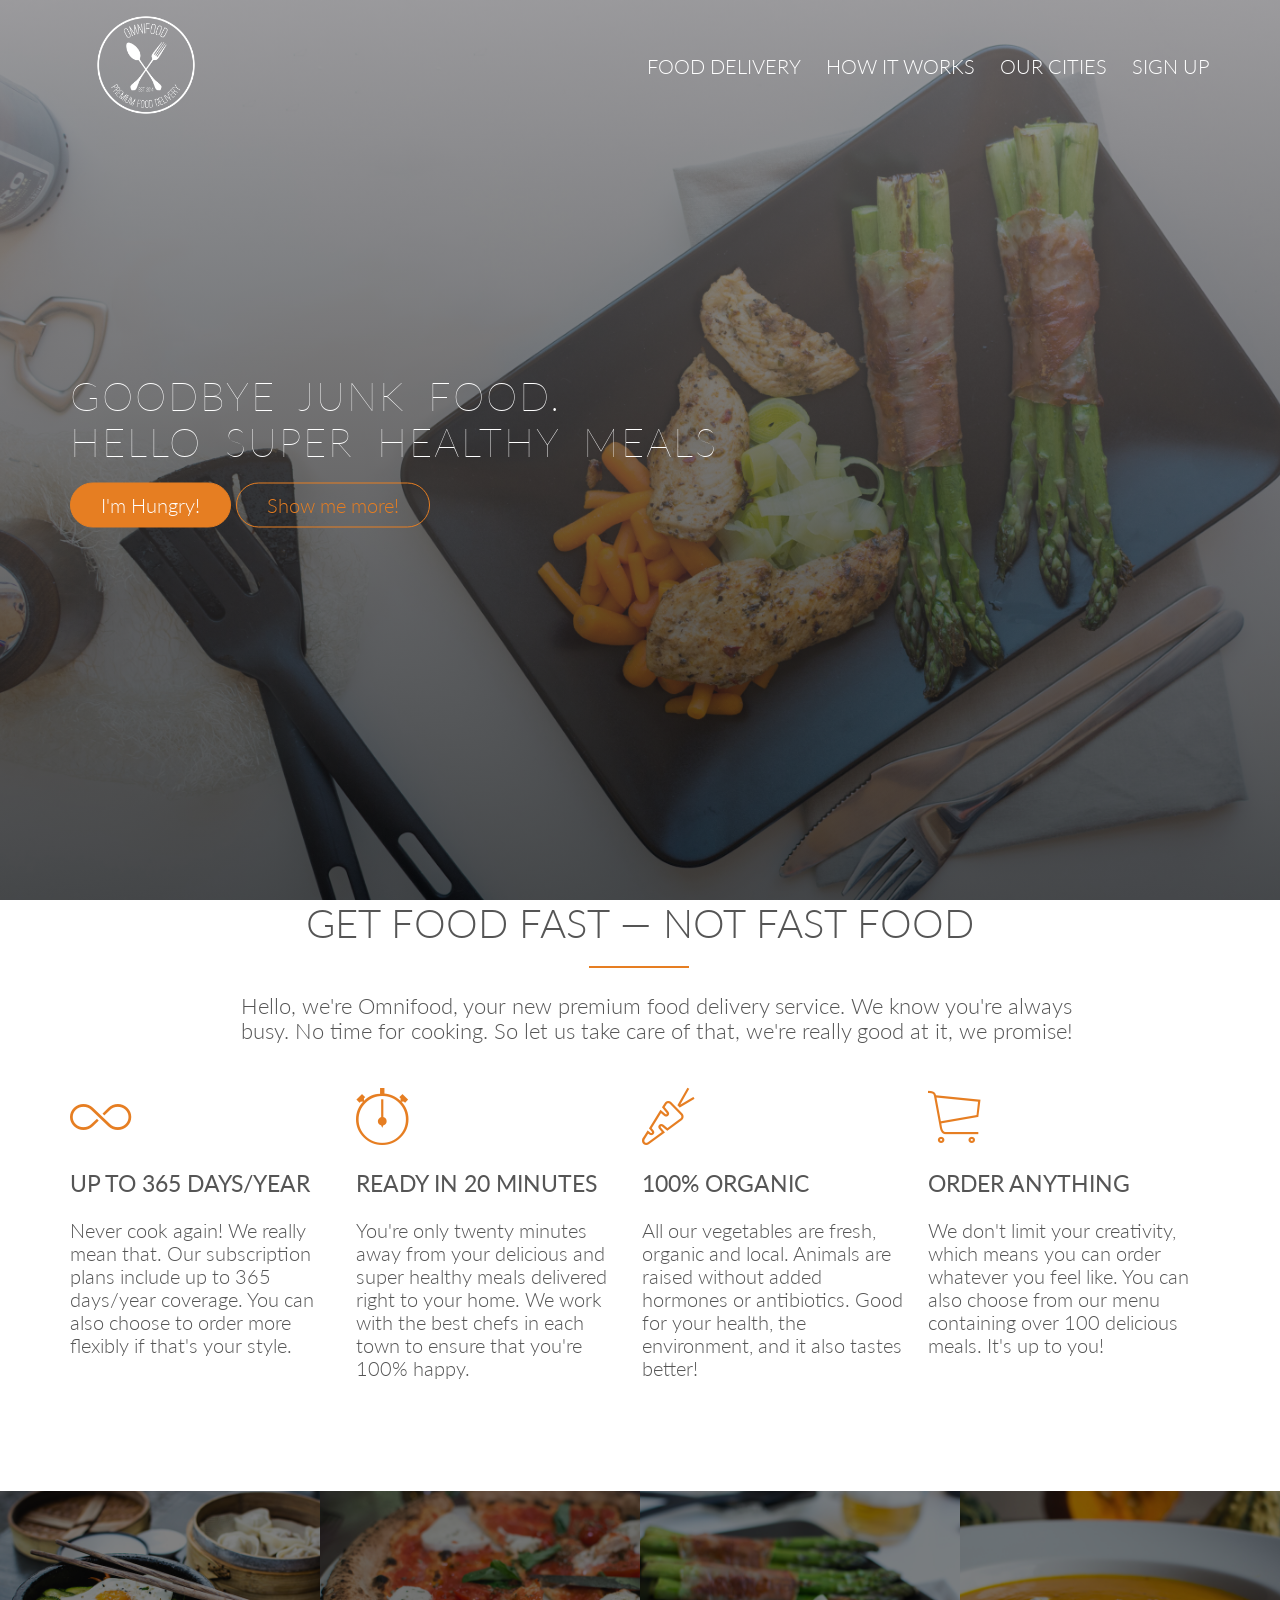
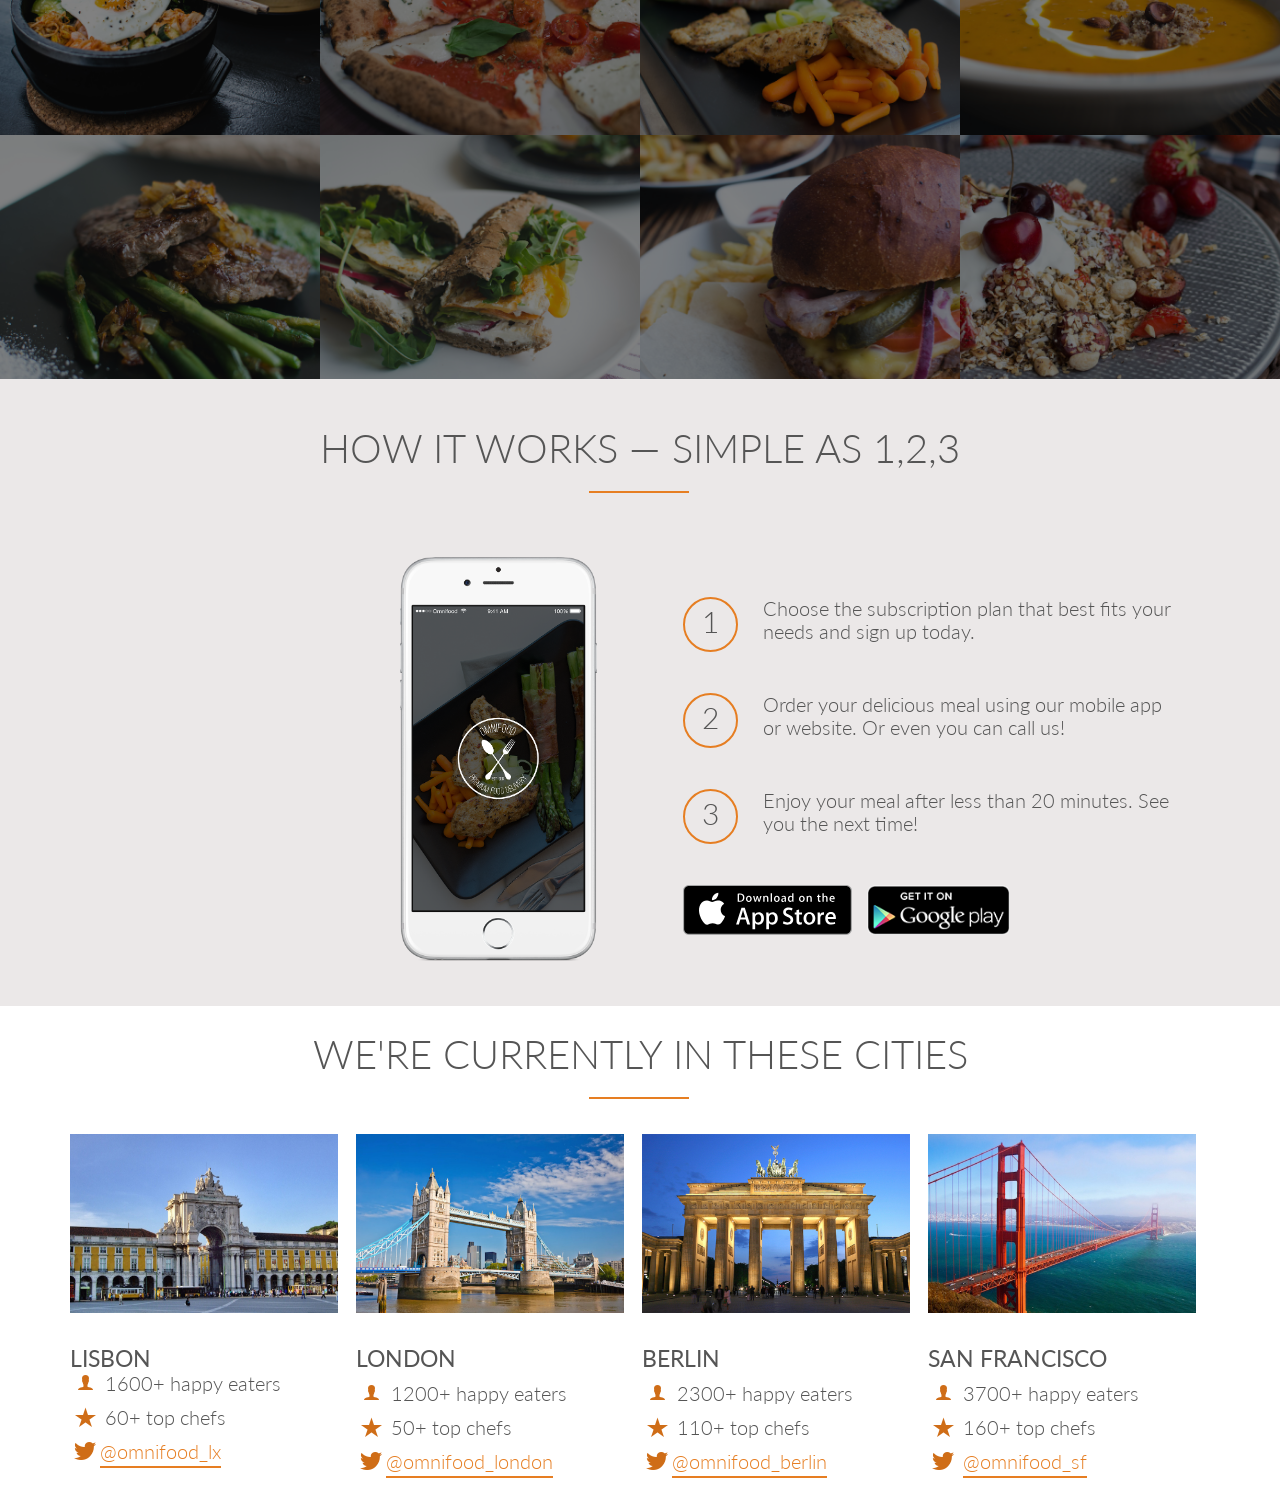
<file: index.htm>
<!DOCTYPE html>
<html lang="en">

<head>
    <link rel="stylesheet" href="./vendors/css/grid.css">
    <link rel="stylesheet" href="./vendors/css/ionicons.min.css">
    <link rel="stylesheet" href="./vendors/css/normalize.css">
    <link href="https://fonts.googleapis.com/css2?family=Lato:ital,wght@0,100;0,300;0,400;1,300&display=swap" rel="stylesheet">
    <link rel="stylesheet" href="./resources/css/style.css">
    <meta charset="UTF-8">
    <meta name="viewport" content="width=device-width, initial-scale=1.0">
    <title>Omnifood</title>
</head>

<body>

    <header>
        <nav>
            <img src="./resources/images/logo-white.png" alt="Ominfood logo" class="logo">
            <div class="row">
                <ul class="main-nav">
                    <li><a href="#">Food delivery</a></li>
                    <li>
                        <a href="#">How it works</a></li>
                    <li>
                        <a href="#">Our cities</a></li>
                    <li><a href="#">Sign Up</a></li>
                </ul>
            </div>
        </nav>
        <div class="hero-text-box">
            <h1>Goodbye junk food.<br>Hello Super healthy meals</h1>
            <a class="btn btn-full" href="#">I'm Hungry!</a>
            <a class="btn btn-ghost" href="#">Show me more!</a>
        </div>
    </header>
    <section class="section-features js--section-features" id="features">
        <div class="row">
            <h2>Get food fast &mdash; not fast food</h2>
            <p class="long-copy">
                Hello, we're Omnifood, your new premium food delivery service. We know you're always <br> busy. No time for cooking. So let us take care of that, we're really good at it, we promise!
            </p>
        </div>

        <div class="row js--wp-1">
            <div class="col span-1-of-4 box">
                <i class="ion-ios-infinite-outline icon-big first-icon"></i>
                <h3>Up to 365 days/year</h3>
                <p>
                    Never cook again! We really mean that. Our subscription plans include up to 365 days/year coverage. You can also choose to order more flexibly if that's your style.
                </p>
            </div>
            <div class="col span-1-of-4 box">
                <i class="ion-ios-stopwatch-outline icon-big second-icon"></i>
                <h3>Ready in 20 minutes</h3>
                <p>
                    You're only twenty minutes away from your delicious and super healthy meals delivered right to your home. We work with the best chefs in each town to ensure that you're 100% happy.
                </p>
            </div>
            <div class="col span-1-of-4 box">
                <i class="ion-ios-nutrition-outline icon-big third-icon"></i>
                <h3>100% organic</h3>
                <p>
                    All our vegetables are fresh, organic and local. Animals are raised without added hormones or antibiotics. Good for your health, the environment, and it also tastes better!
                </p>
            </div>
            <div class="col span-1-of-4 box">
                <i class="ion-ios-cart-outline icon-big fourth-icon"></i>
                <h3>Order anything</h3>
                <p>
                    We don't limit your creativity, which means you can order whatever you feel like. You can also choose from our menu containing over 100 delicious meals. It's up to you!
                </p>
            </div>
        </div>
    </section>

    <section class="section-meal clearfix">
        <ul class="meals-showcase list">
            <li>
                <figure class="container">
                    <img src="./resources/images/1.jpg">
                </figure>
            </li>
            <li>
                <figure class="container">
                    <img src="./resources/images/2.jpg">
                </figure>
            </li>
            <li>
                <figure class="container">
                    <img src="./resources/images/3.jpg">
                </figure>
            </li>
            <li>
                <figure class="container">
                    <img src="./resources/images/4.jpg">
                </figure>
            </li>
        </ul>
        <ul class="meals-showcase list clearfix">
            <li>
                <figure class="container">
                    <img src="./resources/images/5.jpg">
                </figure>
            </li>
            <li>
                <figure class="container">
                    <img src="./resources/images/6.jpg">
                </figure>
            </li>
            <li>
                <figure class="container">
                    <img src="./resources/images/7.jpg">
                </figure>
            </li>
            <li>
                <figure class="container">
                    <img src="./resources/images/8.jpg">
                </figure>
            </li>
        </ul>
    </section>
    <section class='section-steps'>
        <div class="row">
            <h2>How it works &mdash; Simple as 1,2,3</h2>
        </div>
        <div class="row">
            <div class="col span-1-of-2 steps-box">
                <img src="./resources/images/app-iPhone.png" alt="" class="app-screen">
            </div>
            <div class="col span-1-of-2 steps-box">
                <div class="work-step">
                    <div>1</div>
                    <p>Choose the subscription plan that best fits your needs and sign up today.</p>
                </div>
                <div class="work-step">
                    <div>2</div>
                    <p>Order your delicious meal using our mobile app or website. Or even you can call us!</p>
                </div>
                <div class="work-step">
                    <div>3</div>
                    <p>Enjoy your meal after less than 20 minutes. See you the next time!</p>
                </div>
                <a href="#" class="btn-app"><img src="./resources/images/download-app.svg" alt=" App store button"></a>
                <a href="#" class="btn-app"><img src="./resources/images/download-app-android.png" alt="Play store Button"></a>
            </div>
        </div>

    </section>
    <section class="section-cities">
        <div class="row">
            <h2>We're currently in these cities</h2>
        </div>
        <div class="row">
            <div class="col span-1-of-4 box">
                <img src="./resources/images/lisbon-3.jpg" alt="">
                <h3>Lisbon</h3>
                <div class="city-feature">
                    <i class="ion-ios-person icons"></i> 1600+ happy eaters
                </div>

                <div class="city-feature">
                    <i class="ion-ios-star icons"></i> 60+ top chefs
                </div>

                <div class="city-feature">
                    <i class="ion-social-twitter icons"></i><a href="#" class="twitter-link">@omnifood_lx</a>
                </div>
            </div>

            <div class="col span-1-of-4 box">
                <img src="./resources/images/london.jpg" alt="">
                <h3>London</h3>
                <div class="city-feature box">
                    <i class="ion-ios-person icons"></i> 1200+ happy eaters
                </div>
                <div class="city-feature">
                    <i class="ion-ios-star icons"></i> 50+ top chefs
                </div>
                <div class="city-feature">
                    <i class="ion-social-twitter icons"></i><a href="#" class="twitter-link">@omnifood_london</a>
                </div>
            </div>
            <div class="col span-1-of-4 box">
                <img src="./resources/images/berlin.jpg" alt="">
                <h3>Berlin</h3>
                <div class="city-feature box">
                    <i class="ion-ios-person icons"></i> 2300+ happy eaters
                </div>
                <div class="city-feature">
                    <i class="ion-ios-star icons"></i> 110+ top chefs
                </div>
                <div class="city-feature">
                    <i class="ion-social-twitter icons"></i><a href="#" class="twitter-link">@omnifood_berlin</a>
                </div>
            </div>
            <div class="col span-1-of-4 box">

                <img src="./resources/images/san-francisco.jpg" alt="">
                <h3>San Francisco</h3>
                <div class="city-feature box">
                    <i class="ion-ios-person icons"></i> 3700+ happy eaters
                </div>
                <div class="city-feature">
                    <i class="ion-ios-star icons"></i> 160+ top chefs
                </div>
                <div class="city-feature">
                    <i class="ion-social-twitter icons"></i> <a href="#" class="twitter-link">@omnifood_sf</a>
                </div>
            </div>
        </div>
    </section>
</body>
</body>

</html>
</file>
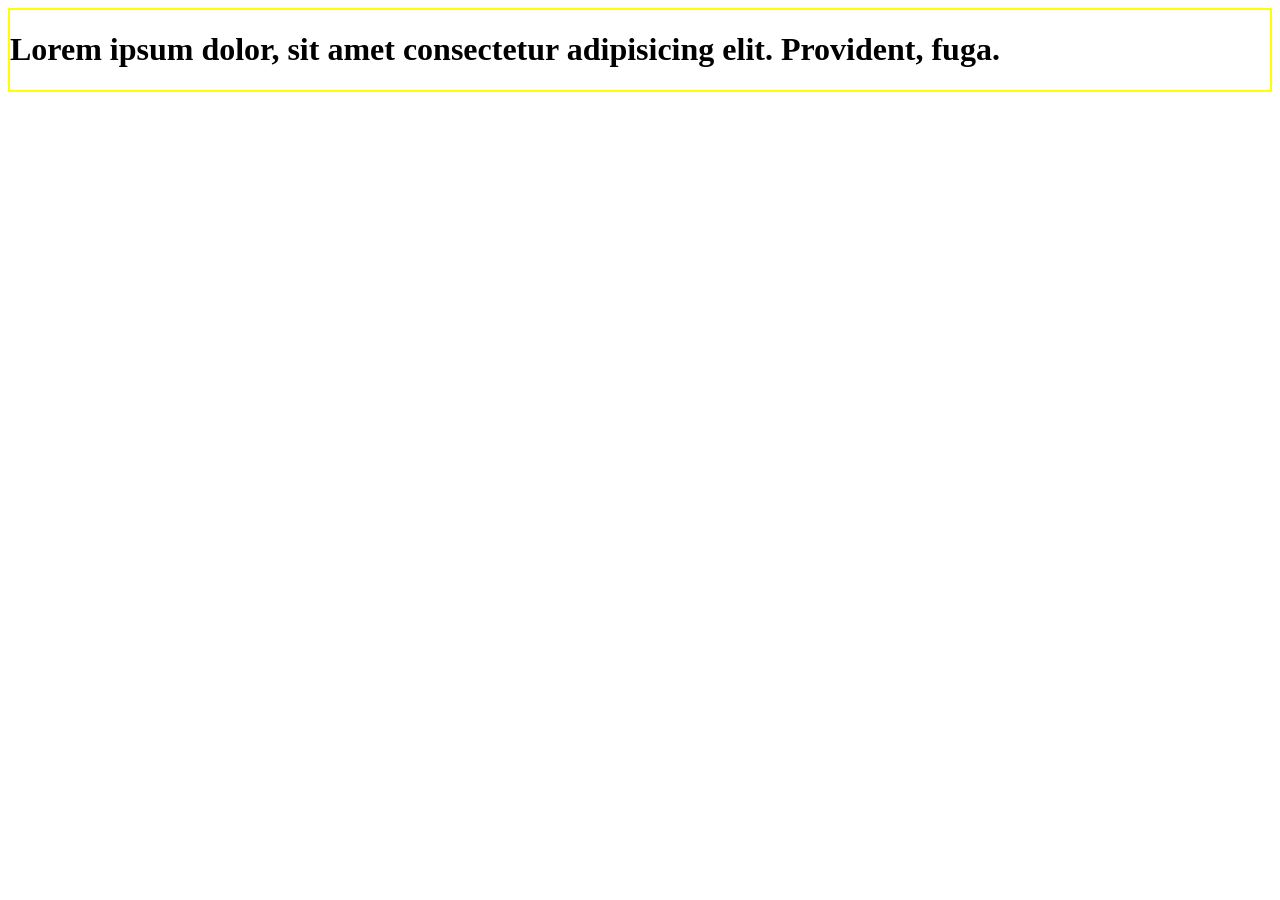
<file: practice.htm>
<!DOCTYPE html>
<html lang="en">

<head>
    <meta charset="UTF-8">
    <style>

    </style>
    <meta name="viewport" content="width=device-width, initial-scale=1.0">
    <title>Practice</title>

</head>

<body>

    <div class="h1" style="border: 2px solid yellow;">
        <h1>Lorem ipsum dolor, sit amet consectetur adipisicing elit. Provident, fuga.</h1>
    </div>
</body>

</html>
</file>
<file: vendors/css/grid.css>
/*  SECTIONS  ============================================================================= */
        
        .section {
            clear: both;
            padding: 0px;
            margin: 0px;
        }
        /*  GROUPING  ============================================================================= */
        
        .row {
            zoom: 1;
            /* For IE 6/7 (trigger hasLayout) */
        }
        
        .row:before,
        .row:after {
            content: "";
            display: table;
        }
        
        .row:after {
            clear: both;
        }
        /*  GRID COLUMN SETUP   ==================================================================== */
        
        .col {
            display: block;
            float: left;
            margin: 1% 0 1% 1.6%;
            width: 23.5%;
            height: auto;
        }
        
        .col:first-child {
            margin-left: 0;
        }
        /* all browsers except IE6 and lower */
        /*  REMOVE MARGINS AS ALL GO FULL WIDTH AT 480 PIXELS */
        
        @media only screen and (max-width: 480px) {
            .col {
                /*margin: 1% 0 1% 0%;*/
                margin: 0;
            }
        }
        /*  GRID OF TWO   ============================================================================= */
        
        .span-2-of-2 {
            width: 100%;
        }
        
        .span-1-of-2 {
            width: 49.2%;
        }
        /*  GO FULL WIDTH AT LESS THAN 480 PIXELS */
        
        @media only screen and (max-width: 480px) {
            .span-2-of-2 {
                width: 100%;
            }
            .span-1-of-2 {
                width: 100%;
            }
        }
        /*  GRID OF THREE   ============================================================================= */
        
        .span-3-of-3 {
            width: 100%;
        }
        
        .span-2-of-3 {
            width: 66.13%;
        }
        
        .span-1-of-3 {
            width: 66px
        }
</file>
<file: resources/css/style.css>
/* /* color orange:#e67e22


/*------------------------------------------*/


/* Basic Setup */


/*------------------------------------------*/

* {
    margin: 0;
    padding: 0;
    box-sizing: border-box;
}

html {
    background-color: #ffffff;
    color: #555555;
    font-family: 'Lato', 'Arial', sans-serif;
    font-size: 20px;
    font-weight: 300;
    text-rendering: optimizeLegibility;
}

h1 {
    margin: 0;
}


/*---Heading-----*/

h1 {
    color: white;
    word-spacing: 10px;
    letter-spacing: 2px;
    font-weight: 50;
    text-transform: uppercase;
    margin-bottom: 18px;
}


/*-----Button----*/

.btn {
    display: inline-block;
    padding: 10px 30px;
    border: 1px solid blue;
    border-radius: 200px;
    text-decoration: none;
    border: 1px solid #e67e22;
    transition: background-color 0.5s, margin-right 0.5s, margin-left 0.5s;
}

.btn-full {
    background-color: #e67e22;
    color: white;
}

.btn-ghost {
    color: #e67e22;
}

.btn:hover,
.btn:active {
    background-color: #cf6d17;
    color: white;
    border: 1px solid #cf6d17;
    margin-right: 10px;
}

.btn-ghost:hover,
.btn-ghost:active {
    margin-left: 10px;
}


/*------Header-----*/

header {
    background-image: linear-gradient(rgba(124, 119, 119, 0.7), rgba(0, 0, 0, 0.7)), url('./img/hero.jpg');
    background-size: cover;
    background-position: center;
    height: 100vh;
}

.hero-text-box {
    position: absolute;
    top: 50%;
    width: 1140px;
    left: 50%;
    transform: translate(-50%, -50%);
}


/*-----Nav------*/

.main-nav {
    list-style: none;
    float: right;
}

.main-nav li {
    display: inline-block;
    margin-left: 20px;
    margin-top: 55px;
    text-transform: uppercase;
}

.main-nav li a {
    color: white;
    text-decoration: none;
    font-weight: 300;
    border-bottom: 2px solid transparent;
    padding-bottom: 8px;
    transition: border-bottom 0.5s;
}

.main-nav li a:hover,
.main-nav li a:active {
    border-bottom: 2px solid #e67e22;
    padding-bottom: 8px;
}


/*----resusable-----*/

.row {
    margin-left: auto;
    margin-right: auto;
    width: 1140px;
}


/*------logo-------*/

.logo {
    height: 100px;
    width: auto;
    float: left;
    margin-left: 7.5%;
    margin-top: 15px;
}


/*----styling section h2 heading------*/

#features h2 {
    text-align: center;
    font-size: 200%;
    font-weight: 300;
    text-transform: uppercase;
    padding-bottom: 25px;
}

h2::after {
    background-color: #e67e22;
    height: 2px;
    width: 100px;
    content: " ";
    display: block;
    margin-left: 45.5%;
    margin-top: 20px;
}


/*----centering h2's paragraph------*/

.long-copy {
    padding-left: 15%;
    font-size: 22px;
    font-weight: 380;
    margin-bottom: 2%;
}


/*-------decorating icons-------*/

.first-icon,
.second-icon,
.third-icon,
.fourth-icon {
    font-size: 350%;
    color: #e67e22;
}

h3 {
    margin-top: 5%;
    font-weight: 400;
    text-transform: uppercase;
}

.box p {
    margin-top: 8%;
    font-weight: 300;
    margin-bottom: 100px;
}


/*--------MEAL-----*/

.list {
    list-style: none;
    width: 100%;
    overflow: hidden;
}

.list li {
    width: 25%;
    float: left;
    display: block;
    margin: 0;
}

.container img {
    width: 100%;
    height: auto;
}

.section-meal {
    padding: 0;
}

.container img {
    transform: scale(1.15);
    transition: transform 0.5s, opacity 0.5s;
    opacity: 0.5;
}

.container img:hover {
    transform: scale(1.03);
    opacity: 1;
}

.container {
    overflow: hidden;
    background-color: black;
}


/*----section 3-----*/


/*----How it works-----*/

.row h2 {
    text-align: center;
    text-transform: uppercase;
}

.steps-box {
    margin-top: 30px;
}

.app-screen {
    width: 40%;
    height: auto;
}

.steps-box:first-child {
    padding: 3%;
    text-align: right;
    margin-top: 30px;
    /* border: 1px solid yellow; */
}

.steps-box:last-child {
    padding: 3%;
    margin-top: 70px;
    /* border: black 1px solid; */
}

.row h2 {
    font-weight: 300;
    font-size: 200%;
}

.work-step {
    margin-bottom: 50px;
}

.work-step div {
    border: solid #e67e22 2px;
    border-radius: 50%;
    display: inline-block;
    height: 55px;
    width: 55px;
    text-align: center;
    padding-top: 5px;
    font-size: 150%;
    float: left;
    margin-right: 25px;
}

.btn-app img {
    height: 50px;
    width: auto;
    margin-right: 10px;
}

.section-steps,
.clearfix {
    background-color: rgb(235, 232, 232)
}

.clearfix {
    zoom: 1;
}

.clearfix::after {
    content: '.';
    display: block;
    clear: both;
    height: 8;
    visibility: hidden;
}

.app-screen {
    float: right;
}


/*///////////////////*/


/* Section-Cities*/


/*///////////////////*/

.box img {
    width: 100%;
    height: auto;
    margin-bottom: 15px;
}

.icons {
    display: inline-block;
    width: 30px;
    text-align: center;
    color: #cf6d17;
    margin-top: -5px;
    font-size: 120%;
    vertical-align: middle;
    line-height: 120%;
}

.box {
    margin-top: 10px;
}

.twitter-link {
    text-decoration: none;
    border-bottom: #e67e22 solid 2px;
    padding-bottom: 3.5px;
    color: #e67e22;
}

.twitter-link:hover {
    text-decoration: none;
    border-bottom: #bd540a solid 2px;
    padding-bottom: 3.5px;
    color: #bd540a;
}

.section-cities {
    margin-top: 20px;
}

.section-cities .row {
    margin-top: 25px;
}

.city-feature {
    margin-bottom: 8px;
}


/*------------------------------------------*/


/*  */


/*------------------------------------------*/
</file>
